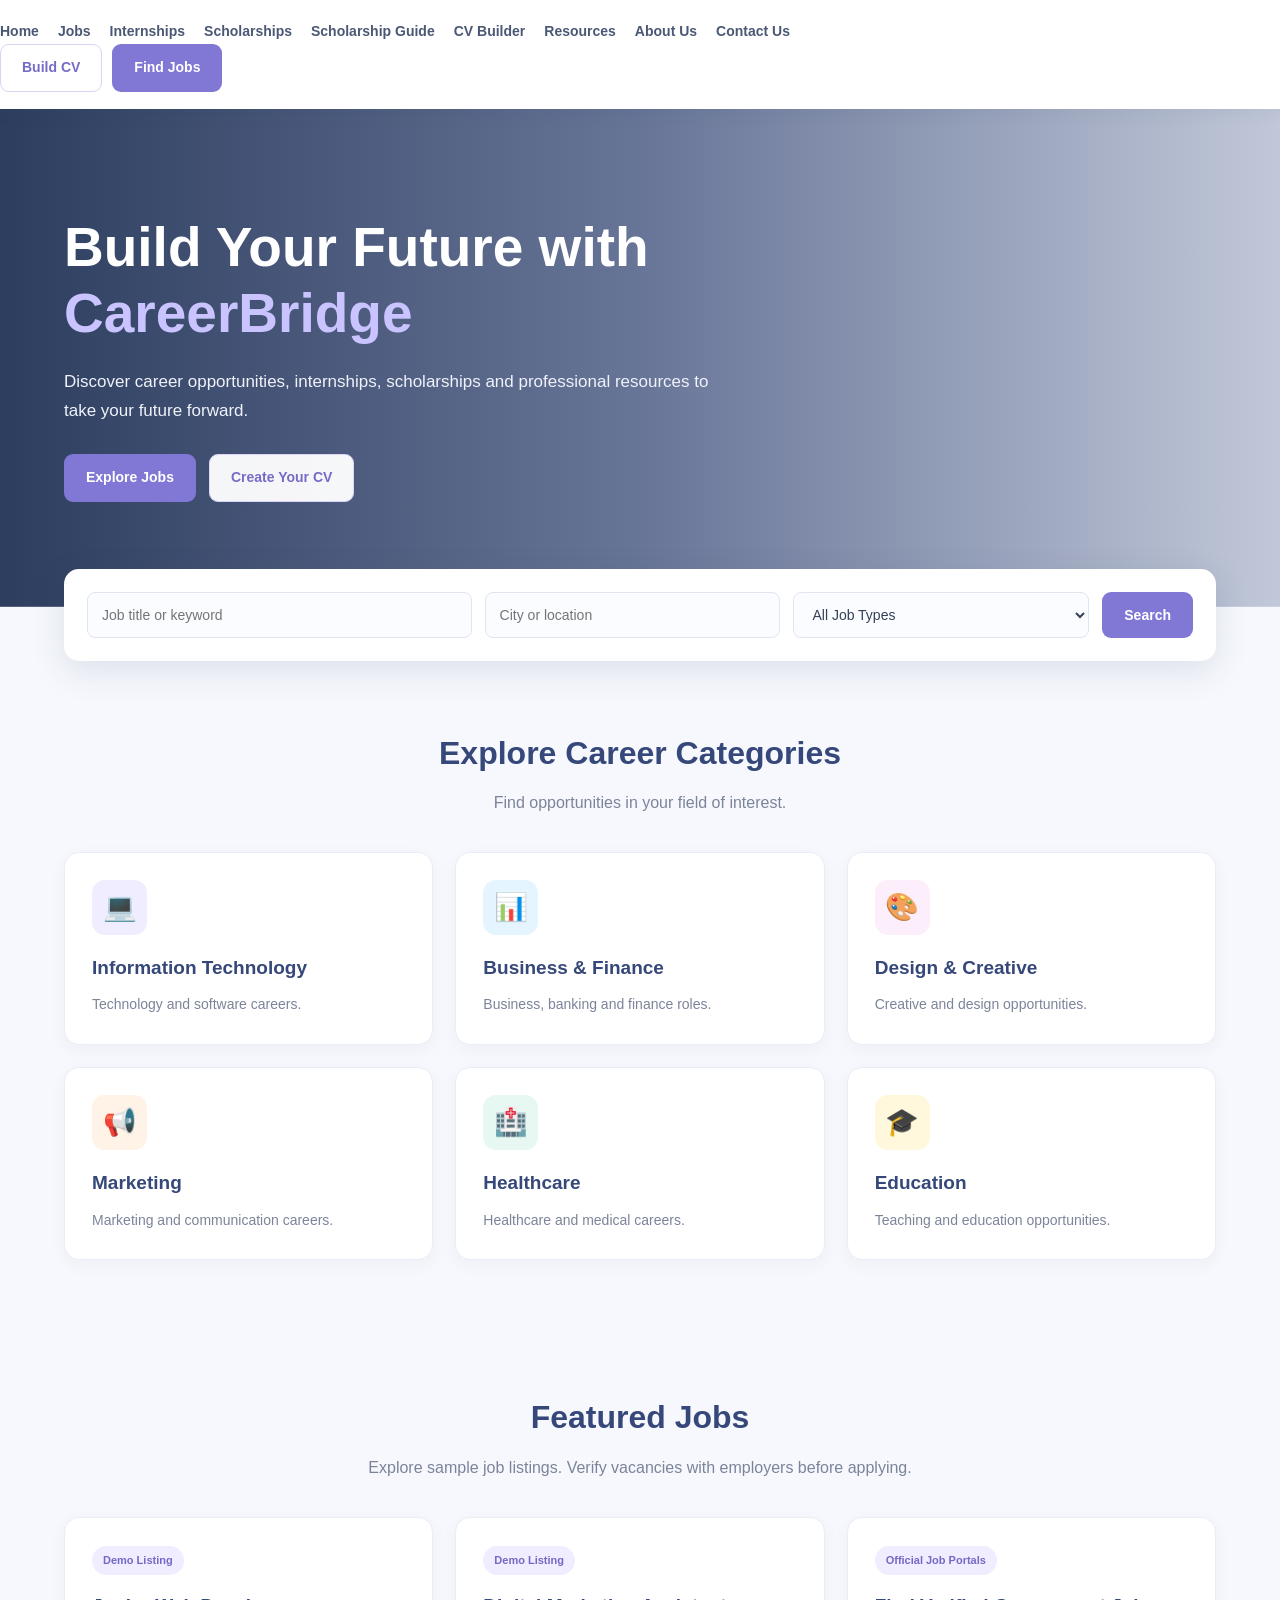
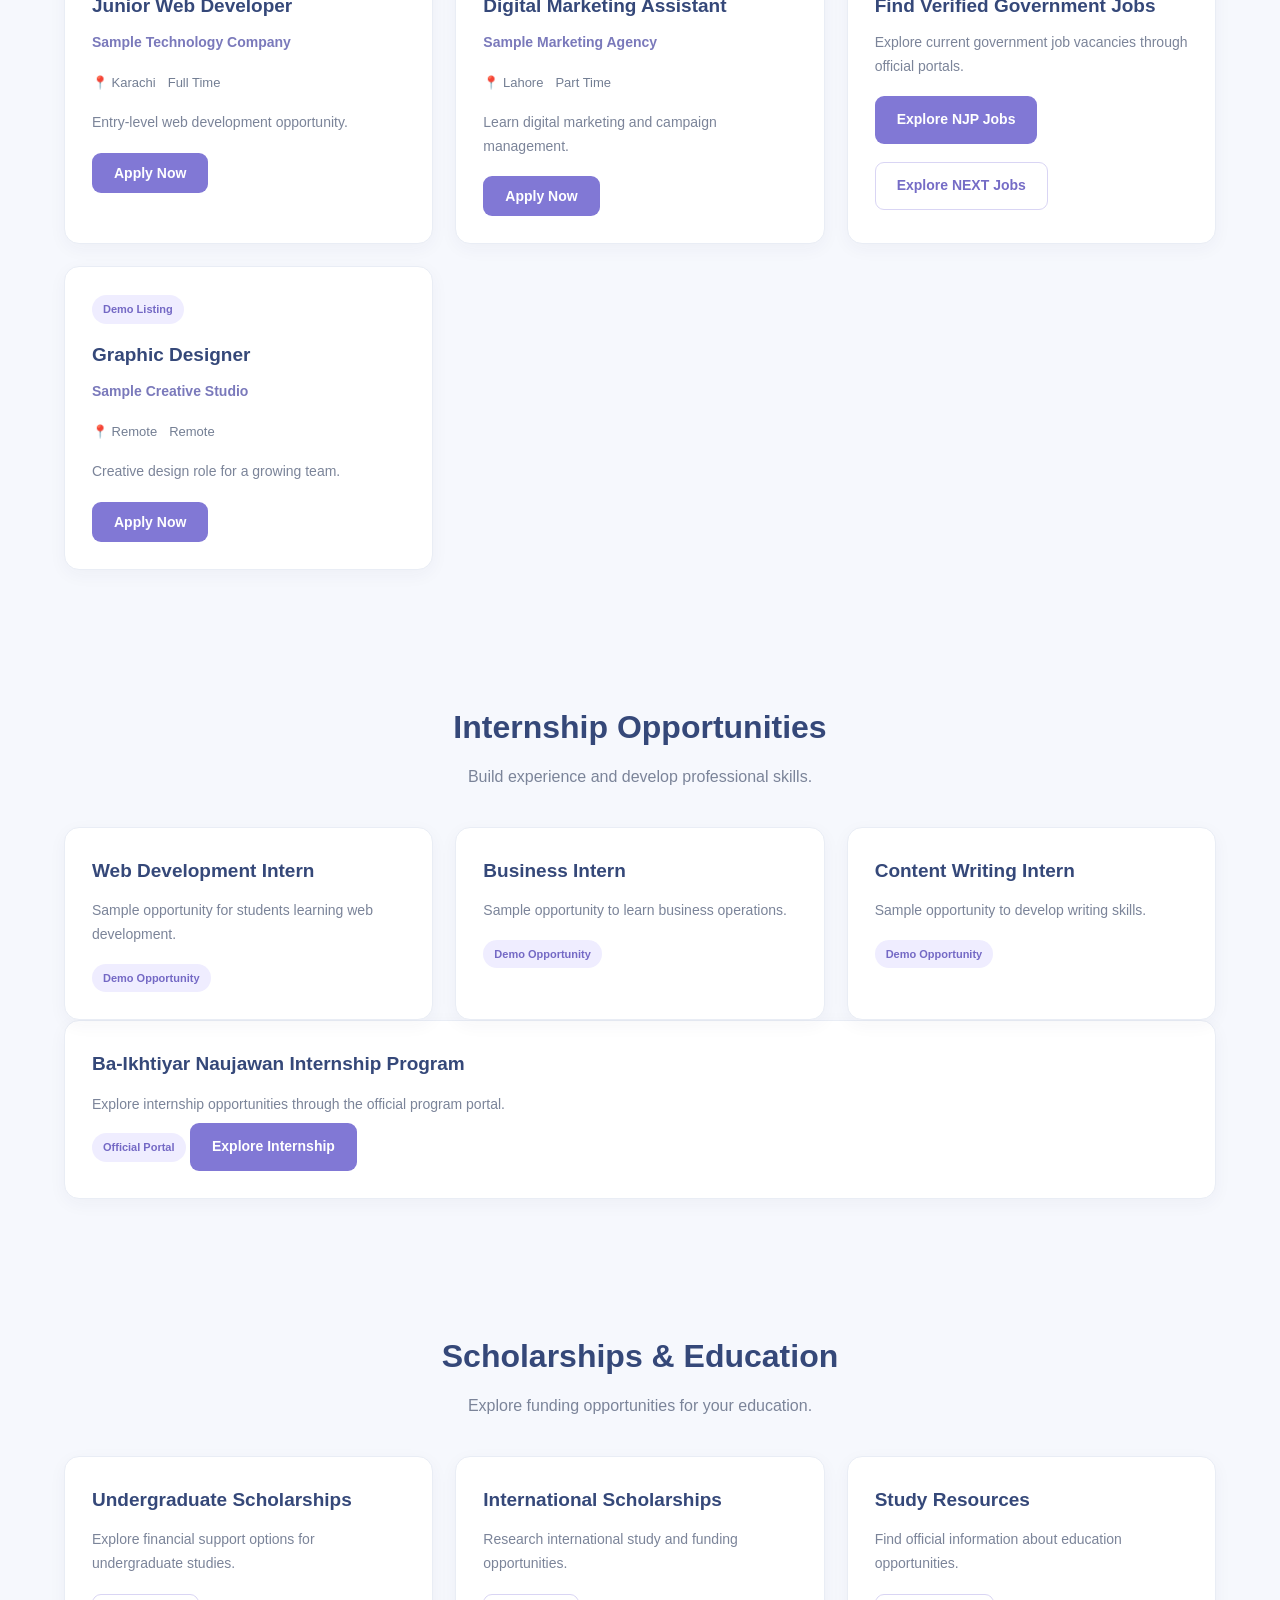
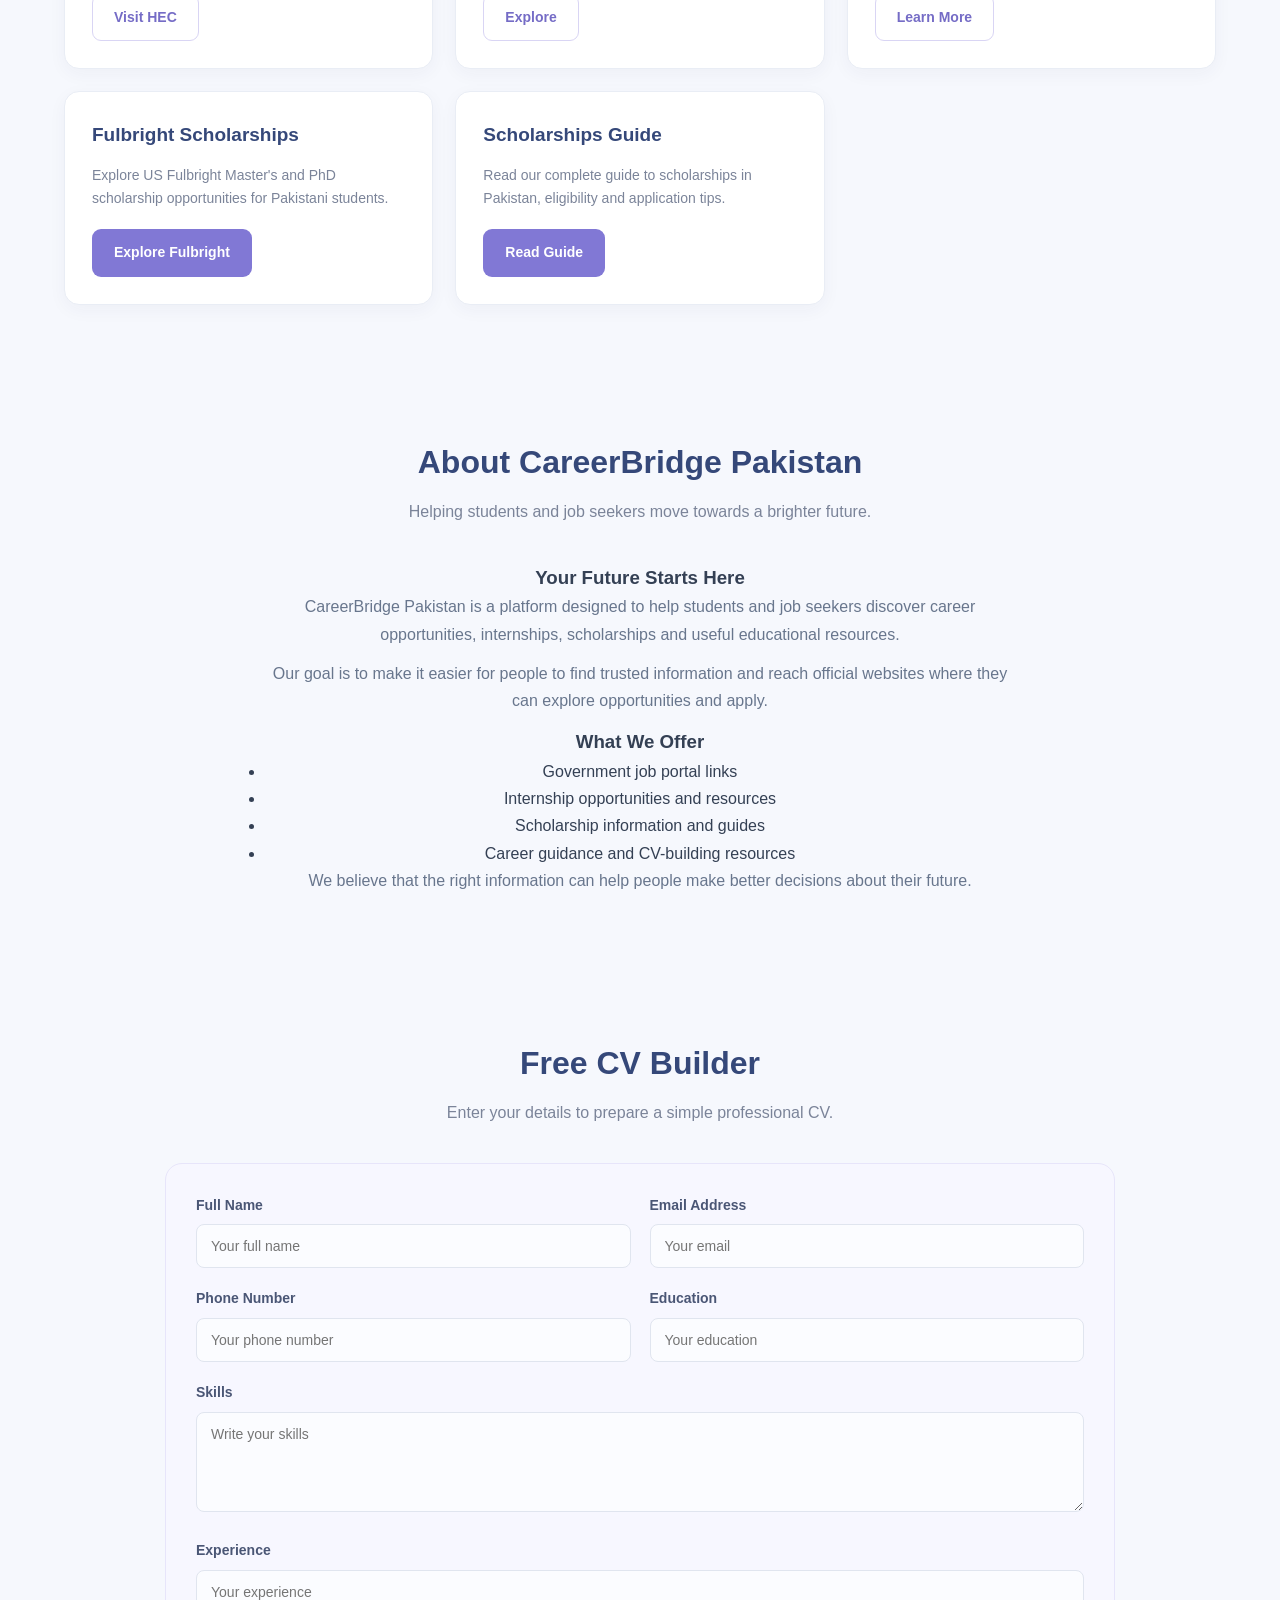
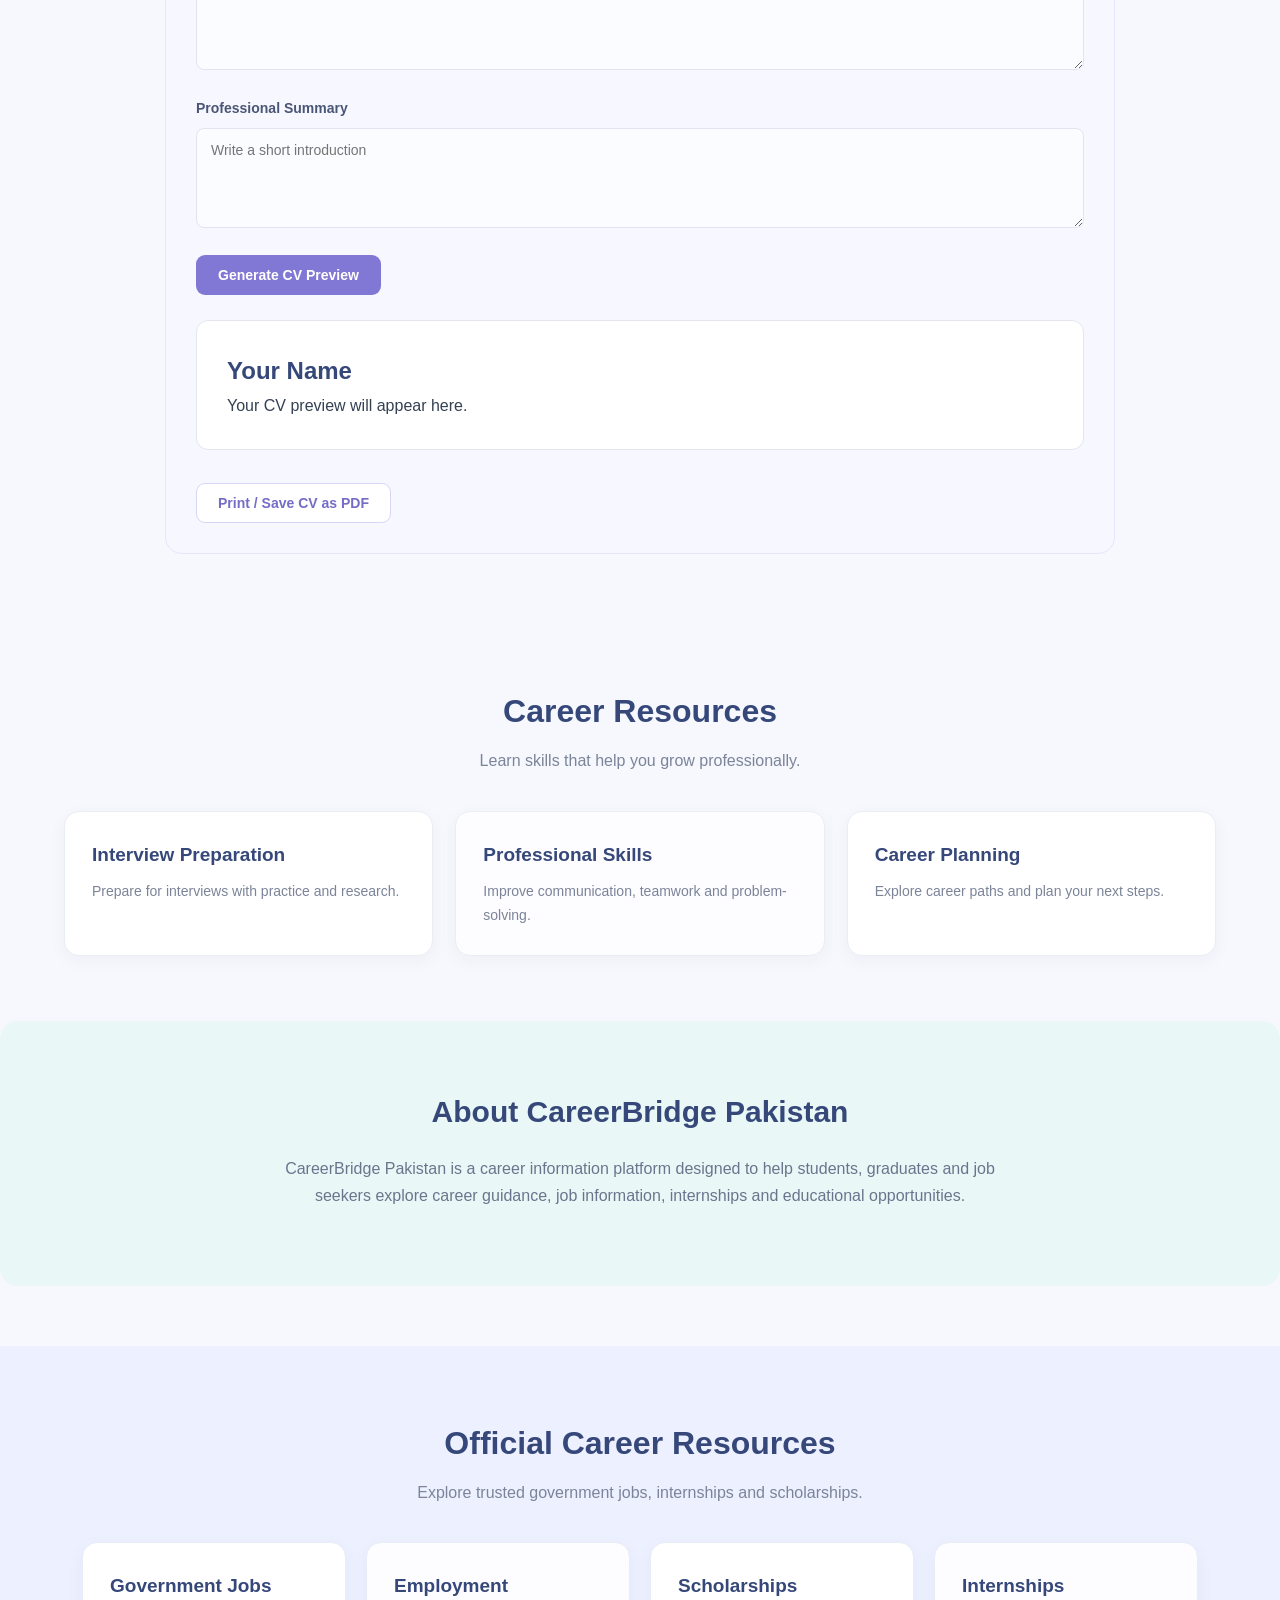
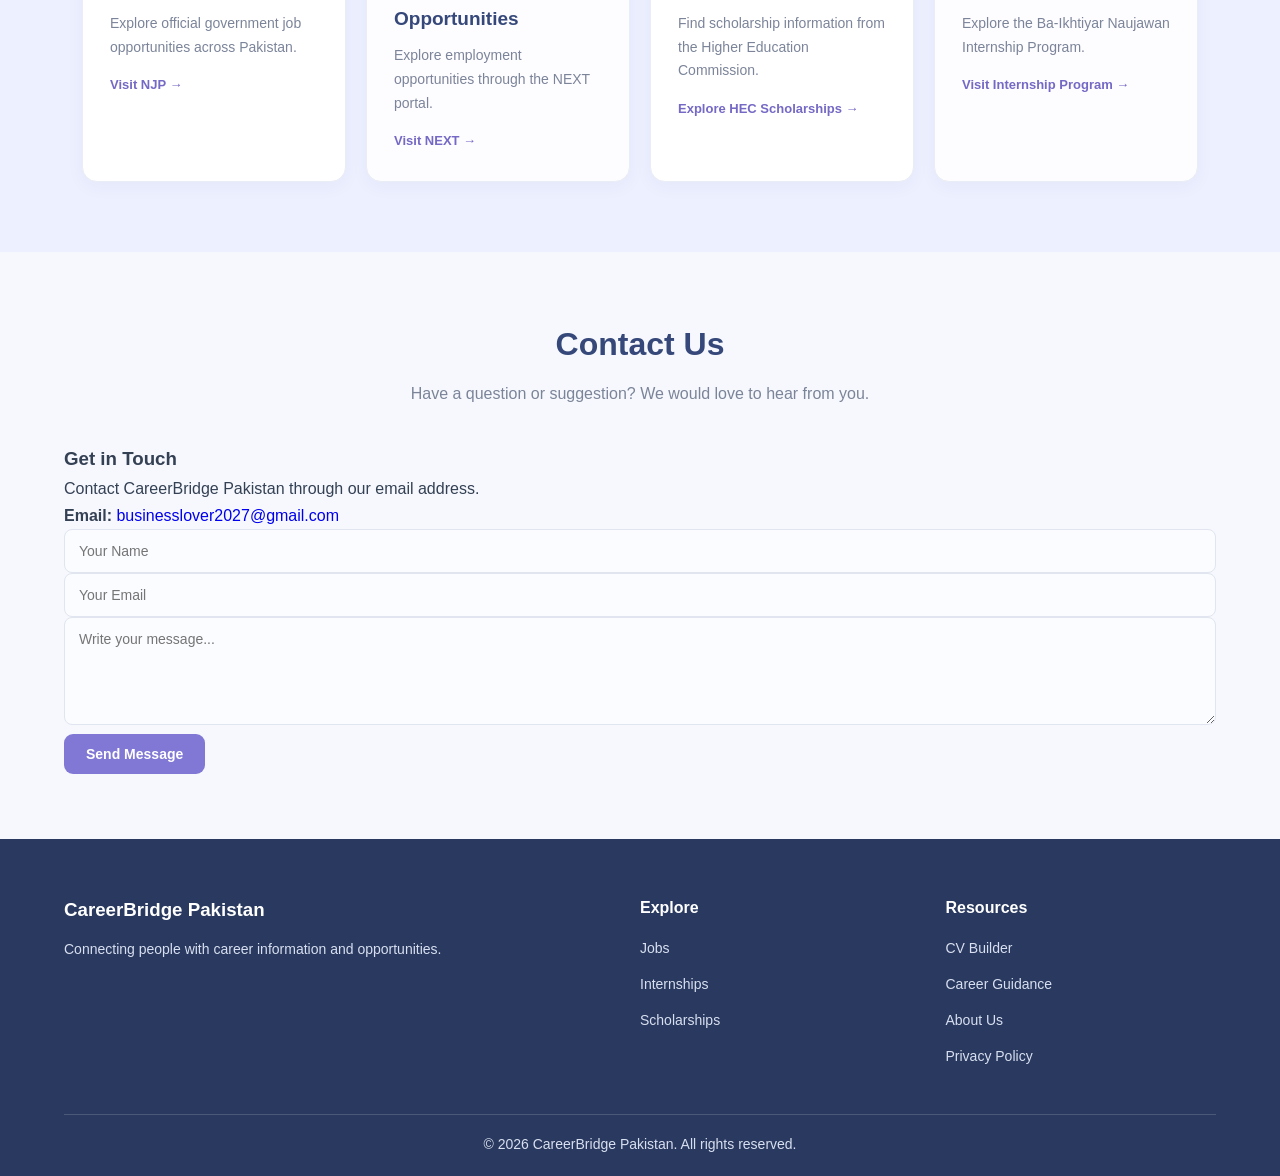
<file: index.html>
<!DOCTYPE html>
<html lang="en">
<head>
    <meta charset="UTF-8">
    <meta name="viewport" content="width=device-width, initial-scale=1.0">
    <meta name="description" content="CareerBridge Pakistan helps students and job seekers discover jobs, internships, scholarships and career resources.">
    <title>CareerBridge Pakistan | Build Your Future</title>
    <link rel="stylesheet" href="style.css">
</head>
<body>

    <!-- NAVBAR -->
    <header class="navbar">
      
<ul class="nav-links">
    <li><a href="#home">Home</a></li>
    <li><a href="#jobs">Jobs</a></li>
    <li><a href="#internships">Internships</a></li>
    <li><a href="#scholarships">Scholarships</a></li>
    <li><a href="scholarships-guide.html">Scholarship Guide</a></li>
    <li><a href="#cv">CV Builder</a></li>
    <li><a href="#resources">Resources</a></li>
    <li><a href="#about">About Us</a></li>
    <li><a href="#contact">Contact Us</a></li>
</ul>


            <div class="nav-buttons">
                <a href="#cv" class="btn btn-outline">Build CV</a>
                <a href="#jobs" class="btn btn-primary">Find Jobs</a>
            </div>
        </div>
    </header>

    <main>
        <!-- HERO -->
        <section class="hero" id="home">
            <div class="container">
                <h1>Build Your Future with <span>CareerBridge</span></h1>
                <p>
                    Discover career opportunities, internships, scholarships
                    and professional resources to take your future forward.
                </p>
                <div class="hero-buttons">
                    <a href="#jobs" class="btn btn-primary">Explore Jobs</a>
                    <a href="#cv" class="btn btn-outline">Create Your CV</a>
                </div>
            </div>
        </section>

        <!-- SEARCH -->
        <section class="search-section">
            <div class="container">
                <form class="search-box" id="jobSearchForm">
                    <input type="text" id="jobSearch" placeholder="Job title or keyword">
                    <input type="text" id="locationSearch" placeholder="City or location">
                    <select id="jobType">
                        <option value="">All Job Types</option>
                        <option value="Full Time">Full Time</option>
                        <option value="Part Time">Part Time</option>
                        <option value="Remote">Remote</option>
                        <option value="Internship">Internship</option>
                    </select>
                    <button type="submit" class="btn btn-primary">Search</button>
                </form>
            </div>
        </section>

        <!-- CATEGORIES -->
        <section class="section" id="categories">
            <div class="container">
                <div class="section-title">
                    <h2>Explore Career Categories</h2>
                    <p>Find opportunities in your field of interest.</p>
                </div>
                <div class="category-grid">
                    <div class="card category-card">
                        <div class="card-icon">💻</div>
                        <h3>Information Technology</h3>
                        <p>Technology and software careers.</p>
                    </div>
                    <div class="card category-card">
                        <div class="card-icon">📊</div>
                        <h3>Business &amp; Finance</h3>
                        <p>Business, banking and finance roles.</p>
                    </div>
                    <div class="card category-card">
                        <div class="card-icon">🎨</div>
                        <h3>Design &amp; Creative</h3>
                        <p>Creative and design opportunities.</p>
                    </div>
                    <div class="card category-card">
                        <div class="card-icon">📢</div>
                        <h3>Marketing</h3>
                        <p>Marketing and communication careers.</p>
                    </div>
                    <div class="card category-card">
                        <div class="card-icon">🏥</div>
                        <h3>Healthcare</h3>
                        <p>Healthcare and medical careers.</p>
                    </div>
                    <div class="card category-card">
                        <div class="card-icon">🎓</div>
                        <h3>Education</h3>
                        <p>Teaching and education opportunities.</p>
                    </div>
                </div>
            </div>
        </section>

        <!-- JOBS -->
        <section class="section" id="jobs">
            <div class="container">
                <div class="section-title">
                    <h2>Featured Jobs</h2>
                    <p>Explore sample job listings. Verify vacancies with employers before applying.</p>
                </div>
                <div class="jobs-grid" id="jobsGrid">
                    <article class="job-card">
                        <span class="job-tag">Demo Listing</span>
                        <h3>Junior Web Developer</h3>
                        <p class="job-company">Sample Technology Company</p>
                        <div class="job-details">
                            <span>📍 Karachi</span>
                            <span>Full Time</span>
                        </div>
                        <p>Entry-level web development opportunity.</p>
                        <button class="btn btn-primary apply-btn" type="button" data-job="Junior Web Developer">Apply Now</button>
                    </article>

                    <article class="job-card">
                        <span class="job-tag">Demo Listing</span>
                        <h3>Digital Marketing Assistant</h3>
                        <p class="job-company">Sample Marketing Agency</p>
                        <div class="job-details">
                            <span>📍 Lahore</span>
                            <span>Part Time</span>
                        </div>
                        <p>Learn digital marketing and campaign management.</p>
                        <button class="btn btn-primary apply-btn" type="button" data-job="Digital Marketing Assistant">Apply Now</button>
                    </article>
<article class="job-card">
    <span class="job-tag">Official Job Portals</span>
    <h3>Find Verified Government Jobs</h3>
    <p>Explore current government job vacancies through official portals.</p>
    <a href="https://njp.gov.pk/" target="_blank" rel="noopener noreferrer" class="btn btn-primary">Explore NJP Jobs</a>
    <a href="https://jobs.gov.pk/" target="_blank" rel="noopener noreferrer" class="btn btn-outline">Explore NEXT Jobs</a>
</article>
                    <article class="job-card">
                        <span class="job-tag">Demo Listing</span>
                        <h3>Graphic Designer</h3>
                        <p class="job-company">Sample Creative Studio</p>
                        <div class="job-details">
                            <span>📍 Remote</span>
                            <span>Remote</span>
                        </div>
                        <p>Creative design role for a growing team.</p>
                        <button class="btn btn-primary apply-btn" type="button" data-job="Graphic Designer">Apply Now</button>
                    </article>
                </div>
            </div>
        </section>

        <!-- INTERNSHIPS -->
        <section class="section" id="internships">
            <div class="container">
                <div class="section-title">
                    <h2>Internship Opportunities</h2>
                    <p>Build experience and develop professional skills.</p>
                </div>
                <div class="internship-grid">
                    <article class="internship-card">
                        <h3>Web Development Intern</h3>
                        <p>Sample opportunity for students learning web development.</p>
                        <span class="job-tag">Demo Opportunity</span>
                    </article>
                    <article class="internship-card">
                        <h3>Business Intern</h3>
                        <p>Sample opportunity to learn business operations.</p>
                        <span class="job-tag">Demo Opportunity</span>
                    </article>
                    <article class="internship-card">
                        <h3>Content Writing Intern</h3>
                        <p>Sample opportunity to develop writing skills.</p>
                        <span class="job-tag">Demo Opportunity</span>
                    </article>
                </div>
                <article class="internship-card">
    <h3>Ba-Ikhtiyar Naujawan Internship Program</h3>
    <p>Explore internship opportunities through the official program portal.</p>
    <span class="job-tag">Official Portal</span>
    <a href="https://bnip.gov.pk/" target="_blank" rel="noopener noreferrer" class="btn btn-primary">Explore Internship</a>
</article>
            </div>
        </section>

        <!-- SCHOLARSHIPS -->
        <section class="section" id="scholarships">
            <div class="container">
                <div class="section-title">
                    <h2>Scholarships &amp; Education</h2>
                    <p>Explore funding opportunities for your education.</p>
                </div>
                <div class="scholarship-grid">
                    <article class="scholarship-card">
                        <h3>Undergraduate Scholarships</h3>
                        <p>Explore financial support options for undergraduate studies.</p>
                        <a href="https://www.hec.gov.pk/english/scholarships/Pages/default.aspx" target="_blank" rel="noopener noreferrer" class="btn btn-outline">Visit HEC</a>
                    </article>
                    <article class="scholarship-card">
                        <h3>International Scholarships</h3>
                        <p>Research international study and funding opportunities.</p>
                        <a href="https://www.studyinjapan.go.jp/" target="_blank" rel="noopener noreferrer" class="btn btn-outline">Explore</a>
                    </article>
                    <article class="scholarship-card">
                        <h3>Study Resources</h3>
                        <p>Find official information about education opportunities.</p>
                        <a href="https://www.britishcouncil.pk/" target="_blank" rel="noopener noreferrer" class="btn btn-outline">Learn More</a>
                    </article>
                    <article class="scholarship-card">
    <h3>Fulbright Scholarships</h3>
    <p>Explore US Fulbright Master's and PhD scholarship opportunities for Pakistani students.</p>
    <a href="https://usefp.org/" target="_blank" rel="noopener noreferrer" class="btn btn-primary">Explore Fulbright</a>
</article>

<article class="scholarship-card">
    <h3>Scholarships Guide</h3>
    <p>Read our complete guide to scholarships in Pakistan, eligibility and application tips.</p>
    <a href="scholarships-guide.html" class="btn btn-primary">Read Guide</a>
</article>

                </div>
            </div>
        </section>

<!-- ABOUT US SECTION -->
<section class="section" id="about">
    <div class="container">
        <div class="section-title">
            <h2>About CareerBridge Pakistan</h2>
            <p>Helping students and job seekers move towards a brighter future.</p>
        </div>

        <div class="about-content">
            <h3>Your Future Starts Here</h3>
            <p>
                CareerBridge Pakistan is a platform designed to help
                students and job seekers discover career opportunities,
                internships, scholarships and useful educational resources.
            </p>

            <p>
                Our goal is to make it easier for people to find trusted
                information and reach official websites where they can
                explore opportunities and apply.
            </p>

            <h3>What We Offer</h3>
            <ul>
                <li>Government job portal links</li>
                <li>Internship opportunities and resources</li>
                <li>Scholarship information and guides</li>
                <li>Career guidance and CV-building resources</li>
            </ul>

            <p>
                We believe that the right information can help people
                make better decisions about their future.
            </p>
        </div>
    </div>
</section>


        <!-- CV BUILDER -->
        <section class="section" id="cv">
            <div class="container">
                <div class="section-title">
                    <h2>Free CV Builder</h2>
                    <p>Enter your details to prepare a simple professional CV.</p>
                </div>
                <div class="cv-builder">
                    <form id="cvForm" class="cv-form">
                        <div class="form-group">
                            <label for="cvName">Full Name</label>
                            <input type="text" id="cvName" placeholder="Your full name">
                        </div>
                        <div class="form-group">
                            <label for="cvEmail">Email Address</label>
                            <input type="email" id="cvEmail" placeholder="Your email">
                        </div>
                        <div class="form-group">
                            <label for="cvPhone">Phone Number</label>
                            <input type="tel" id="cvPhone" placeholder="Your phone number">
                        </div>
                        <div class="form-group">
                            <label for="cvEducation">Education</label>
                            <input type="text" id="cvEducation" placeholder="Your education">
                        </div>
                        <div class="form-group full-width">
                            <label for="cvSkills">Skills</label>
                            <textarea id="cvSkills" placeholder="Write your skills"></textarea>
                        </div>
                        <div class="form-group full-width">
                            <label for="cvExperience">Experience</label>
                            <textarea id="cvExperience" placeholder="Your experience"></textarea>
                        </div>
                        <div class="form-group full-width">
                            <label for="cvSummary">Professional Summary</label>
                            <textarea id="cvSummary" placeholder="Write a short introduction"></textarea>
                        </div>
                        <div class="form-group full-width">
                            <button type="submit" class="btn btn-primary">Generate CV Preview</button>
                        </div>
                    </form>

                    <div class="cv-preview" id="cvPreview">
                        <h2>Your Name</h2>
                        <p>Your CV preview will appear here.</p>
                    </div>
                    <button type="button" class="btn btn-outline" id="printCV">Print / Save CV as PDF</button>
                </div>
            </div>
        </section>

        <!-- CAREER RESOURCES -->
        <section class="section" id="resources">
            <div class="container">
                <div class="section-title">
                    <h2>Career Resources</h2>
                    <p>Learn skills that help you grow professionally.</p>
                </div>
                <div class="resource-grid">
                    <article class="resource-card">
                        <h3>Interview Preparation</h3>
                        <p>Prepare for interviews with practice and research.</p>
                    </article>
                    <article class="resource-card">
                        <h3>Professional Skills</h3>
                        <p>Improve communication, teamwork and problem-solving.</p>
                    </article>
                    <article class="resource-card">
                        <h3>Career Planning</h3>
                        <p>Explore career paths and plan your next steps.</p>
                    </article>
                </div>
            </div>
        </section>

        <!-- ABOUT -->
        <section class="section about-section" id="about">
            <div class="container">
                <div class="about-content">
                    <h2>About CareerBridge Pakistan</h2>
                    <p>
                        CareerBridge Pakistan is a career information platform
                        designed to help students, graduates and job seekers
                        explore career guidance, job information, internships
                        and educational opportunities.
                    </p>
                </div>
            </div>
        </section>

        <!-- OFFICIAL CAREER RESOURCES -->
        <section class="section official-resources" id="official-resources">
            <div class="container">
                <div class="section-title">
                    <h2>Official Career Resources</h2>
                    <p>Explore trusted government jobs, internships and scholarships.</p>
                </div>
                <div class="resources-grid">
                    <article class="resource-card">
                        <h3>Government Jobs</h3>
                        <p>Explore official government job opportunities across Pakistan.</p>
                        <a href="https://njp.gov.pk/" target="_blank" rel="noopener noreferrer">Visit NJP →</a>
                    </article>
                    <article class="resource-card">
                        <h3>Employment Opportunities</h3>
                        <p>Explore employment opportunities through the NEXT portal.</p>
                        <a href="https://jobs.gov.pk/" target="_blank" rel="noopener noreferrer">Visit NEXT →</a>
                    </article>
                    <article class="resource-card">
                        <h3>Scholarships</h3>
                        <p>Find scholarship information from the Higher Education Commission.</p>
                        <a href="https://www.hec.gov.pk/english/scholarships/Pages/default.aspx" target="_blank" rel="noopener noreferrer">Explore HEC Scholarships →</a>
                    </article>
                    <article class="resource-card">
                        <h3>Internships</h3>
                        <p>Explore the Ba-Ikhtiyar Naujawan Internship Program.</p>
                        <a href="https://bnip.gov.pk/" target="_blank" rel="noopener noreferrer">Visit Internship Program →</a>
                    </article>
                </div>
            </div>
        </section>
    </main>

    <!-- APPLICATION MODAL -->
    <div class="modal" id="applicationModal">
        <div class="modal-content">
            <button class="modal-close" id="closeModal" type="button" aria-label="Close">&times;</button>
            <h2>Job Application</h2>
            <p id="selectedJob">Selected position</p>
            <form id="applicationForm">
                <div class="form-group">
                    <label for="applicantName">Your Name</label>
                    <input type="text" id="applicantName" required>
                </div>
                <div class="form-group">
                    <label for="applicantEmail">Email Address</label>
                    <input type="email" id="applicantEmail" required>
                </div>
                <button type="submit" class="btn btn-primary">Submit Demo Application</button>
            </form>
            <p id="applicationMessage"></p>
        </div>
    </div>

<!-- CONTACT US SECTION -->
<section class="section" id="contact">
    <div class="container">
        <div class="section-title">
            <h2>Contact Us</h2>
            <p>Have a question or suggestion? We would love to hear from you.</p>
        </div>

        <div class="contact-box">
            <h3>Get in Touch</h3>
            <p>Contact CareerBridge Pakistan through our email address.</p>

            <p>
                <strong>Email:</strong>
                <a href="mailto:businesslover2027@gmail.com">
                    businesslover2027@gmail.com
                </a>
            </p>

            <form id="contactForm">
                <input type="text" id="contactName"
                    placeholder="Your Name" required>

                <input type="email" id="contactEmail"
                    placeholder="Your Email" required>

                <textarea id="contactMessage"
                    placeholder="Write your message..." rows="5"
                    required></textarea>

                <button type="submit" class="btn btn-primary">
                    Send Message
                </button>
            </form>
        </div>
    </div>
</section>

<script>
document.getElementById("contactForm").addEventListener("submit", function(event) {
    event.preventDefault();

    const name = document.getElementById("contactName").value;
    const email = document.getElementById("contactEmail").value;
    const message = document.getElementById("contactMessage").value;

    const subject = encodeURIComponent("CareerBridge Pakistan Contact");
    const body = encodeURIComponent(
        "Name: " + name +
        "\nEmail: " + email +
        "\nMessage: " + message
    );

    window.location.href =
        "mailto:businesslover2027@gmail.com?subject=" +
        subject + "&body=" + body;
});
</script>

    <!-- FOOTER -->
    <footer class="footer">
        <div class="container">
            <div class="footer-grid">
                <div>
                    <h3>CareerBridge Pakistan</h3>
                    <p>Connecting people with career information and opportunities.</p>
                </div>
                <div>
                    <h4>Explore</h4>
                    <ul class="footer-links">
                        <li><a href="#jobs">Jobs</a></li>
                        <li><a href="#internships">Internships</a></li>
                        <li><a href="#scholarships">Scholarships</a></li>
                    </ul>
                </div>
                <div>
                    <h4>Resources</h4>
                    <ul class="footer-links">
                        <li><a href="#cv">CV Builder</a></li>
                        <li><a href="#resources">Career Guidance</a></li>
                        <li><a href="#about">About Us</a></li>
                        <li><a href="privacy-policy.html">Privacy Policy</a></li>
                    </ul>
                </div>
            </div>
            <div class="footer-bottom">
                <p>&copy; 2026 CareerBridge Pakistan. All rights reserved.</p>
            </div>
        </div>
    </footer>
    <script src="script.js"></script>
</body>
</html>
</file>
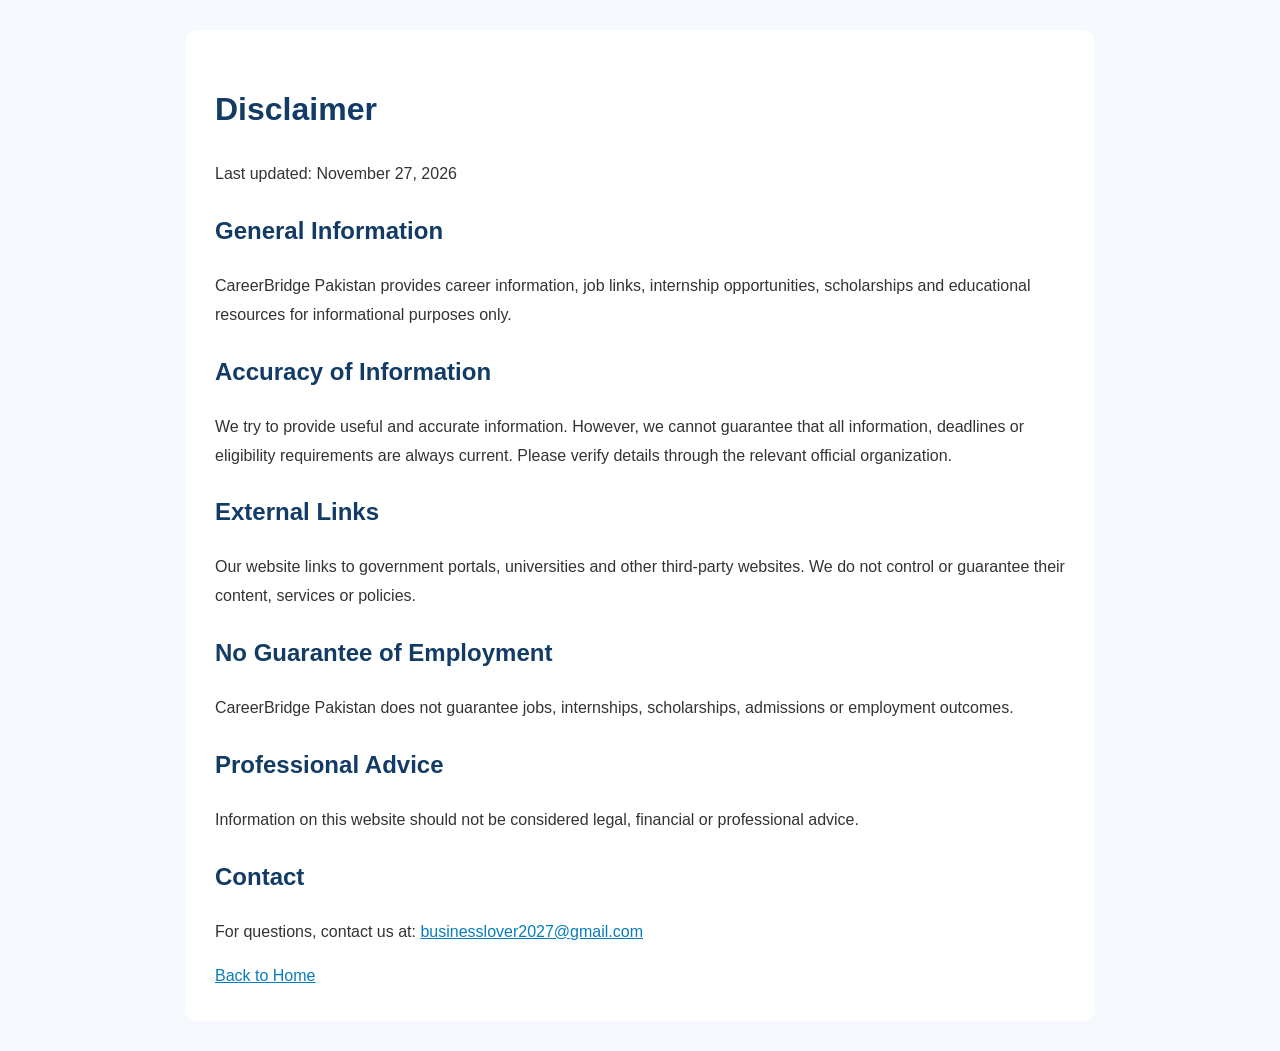
<file: disclaimer.html>
<!DOCTYPE html>
<html lang="en">
<head>
    <meta charset="UTF-8">
    <meta name="viewport" content="width=device-width, initial-scale=1.0">
    <title>Disclaimer | CareerBridge Pakistan</title>
    <style>
        body {
            font-family: Arial, sans-serif;
            background: #f5f8fc;
            color: #333;
            line-height: 1.8;
            margin: 0;
            padding: 30px 15px;
        }
        main {
            max-width: 850px;
            margin: auto;
            background: white;
            padding: 30px;
            border-radius: 12px;
        }
        h1, h2 { color: #123b66; }
        a { color: #087cba; }
    </style>
</head>
<body>
<main>
    <h1>Disclaimer</h1>
    <p>Last updated: November 27, 2026</p>

    <h2>General Information</h2>
    <p>CareerBridge Pakistan provides career information, job links, internship opportunities, scholarships and educational resources for informational purposes only.</p>

    <h2>Accuracy of Information</h2>
    <p>We try to provide useful and accurate information. However, we cannot guarantee that all information, deadlines or eligibility requirements are always current. Please verify details through the relevant official organization.</p>

    <h2>External Links</h2>
    <p>Our website links to government portals, universities and other third-party websites. We do not control or guarantee their content, services or policies.</p>

    <h2>No Guarantee of Employment</h2>
    <p>CareerBridge Pakistan does not guarantee jobs, internships, scholarships, admissions or employment outcomes.</p>

    <h2>Professional Advice</h2>
    <p>Information on this website should not be considered legal, financial or professional advice.</p>

    <h2>Contact</h2>
    <p>For questions, contact us at:
    <a href="mailto:businesslover2027@gmail.com">businesslover2027@gmail.com</a></p>

    <a href="index.html">Back to Home</a>
</main>
</body>
</html>
</file>
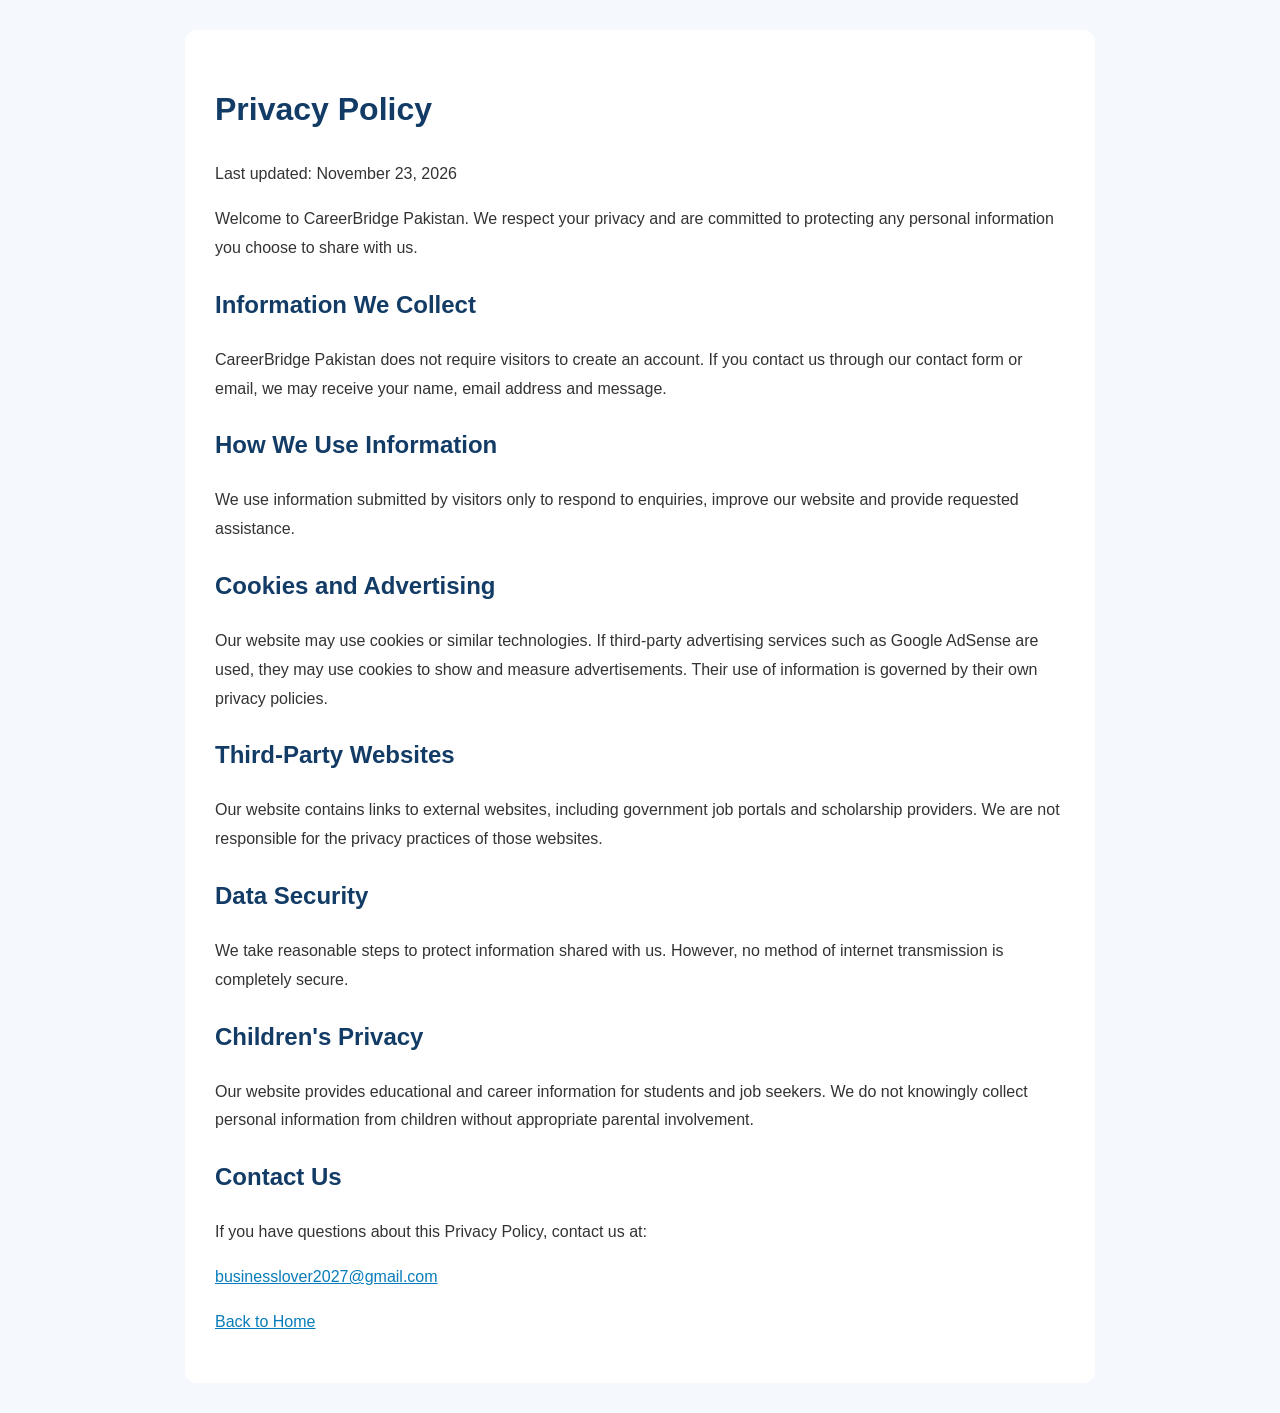
<file: privacy-policy.html>
<!DOCTYPE html>
<html lang="en">
<head>
    <meta charset="UTF-8">
    <meta name="viewport" content="width=device-width, initial-scale=1.0">
    <title>Privacy Policy | CareerBridge Pakistan</title>
    <meta name="description" content="Read the Privacy Policy of CareerBridge Pakistan.">
    <style>
        body {
            font-family: Arial, sans-serif;
            background: #f5f8fc;
            color: #333;
            line-height: 1.8;
            margin: 0;
            padding: 30px 15px;
        }
        .container {
            max-width: 850px;
            margin: auto;
            background: white;
            padding: 30px;
            border-radius: 12px;
        }
        h1, h2 { color: #123b66; }
        a { color: #087cba; }
    </style>
</head>
<body>
    <main class="container">
        <h1>Privacy Policy</h1>
        <p>Last updated: November 23, 2026</p>

        <p>Welcome to CareerBridge Pakistan. We respect your privacy and are committed to protecting any personal information you choose to share with us.</p>

        <h2>Information We Collect</h2>
        <p>CareerBridge Pakistan does not require visitors to create an account. If you contact us through our contact form or email, we may receive your name, email address and message.</p>

        <h2>How We Use Information</h2>
        <p>We use information submitted by visitors only to respond to enquiries, improve our website and provide requested assistance.</p>

        <h2>Cookies and Advertising</h2>
        <p>Our website may use cookies or similar technologies. If third-party advertising services such as Google AdSense are used, they may use cookies to show and measure advertisements. Their use of information is governed by their own privacy policies.</p>

        <h2>Third-Party Websites</h2>
        <p>Our website contains links to external websites, including government job portals and scholarship providers. We are not responsible for the privacy practices of those websites.</p>

        <h2>Data Security</h2>
        <p>We take reasonable steps to protect information shared with us. However, no method of internet transmission is completely secure.</p>

        <h2>Children's Privacy</h2>
        <p>Our website provides educational and career information for students and job seekers. We do not knowingly collect personal information from children without appropriate parental involvement.</p>

        <h2>Contact Us</h2>
        <p>If you have questions about this Privacy Policy, contact us at:</p>
        <p><a href="mailto:businesslover2027@gmail.com">businesslover2027@gmail.com</a></p>

        <p><a href="index.html">Back to Home</a></p>
    </main>
</body>
</html>
</file>
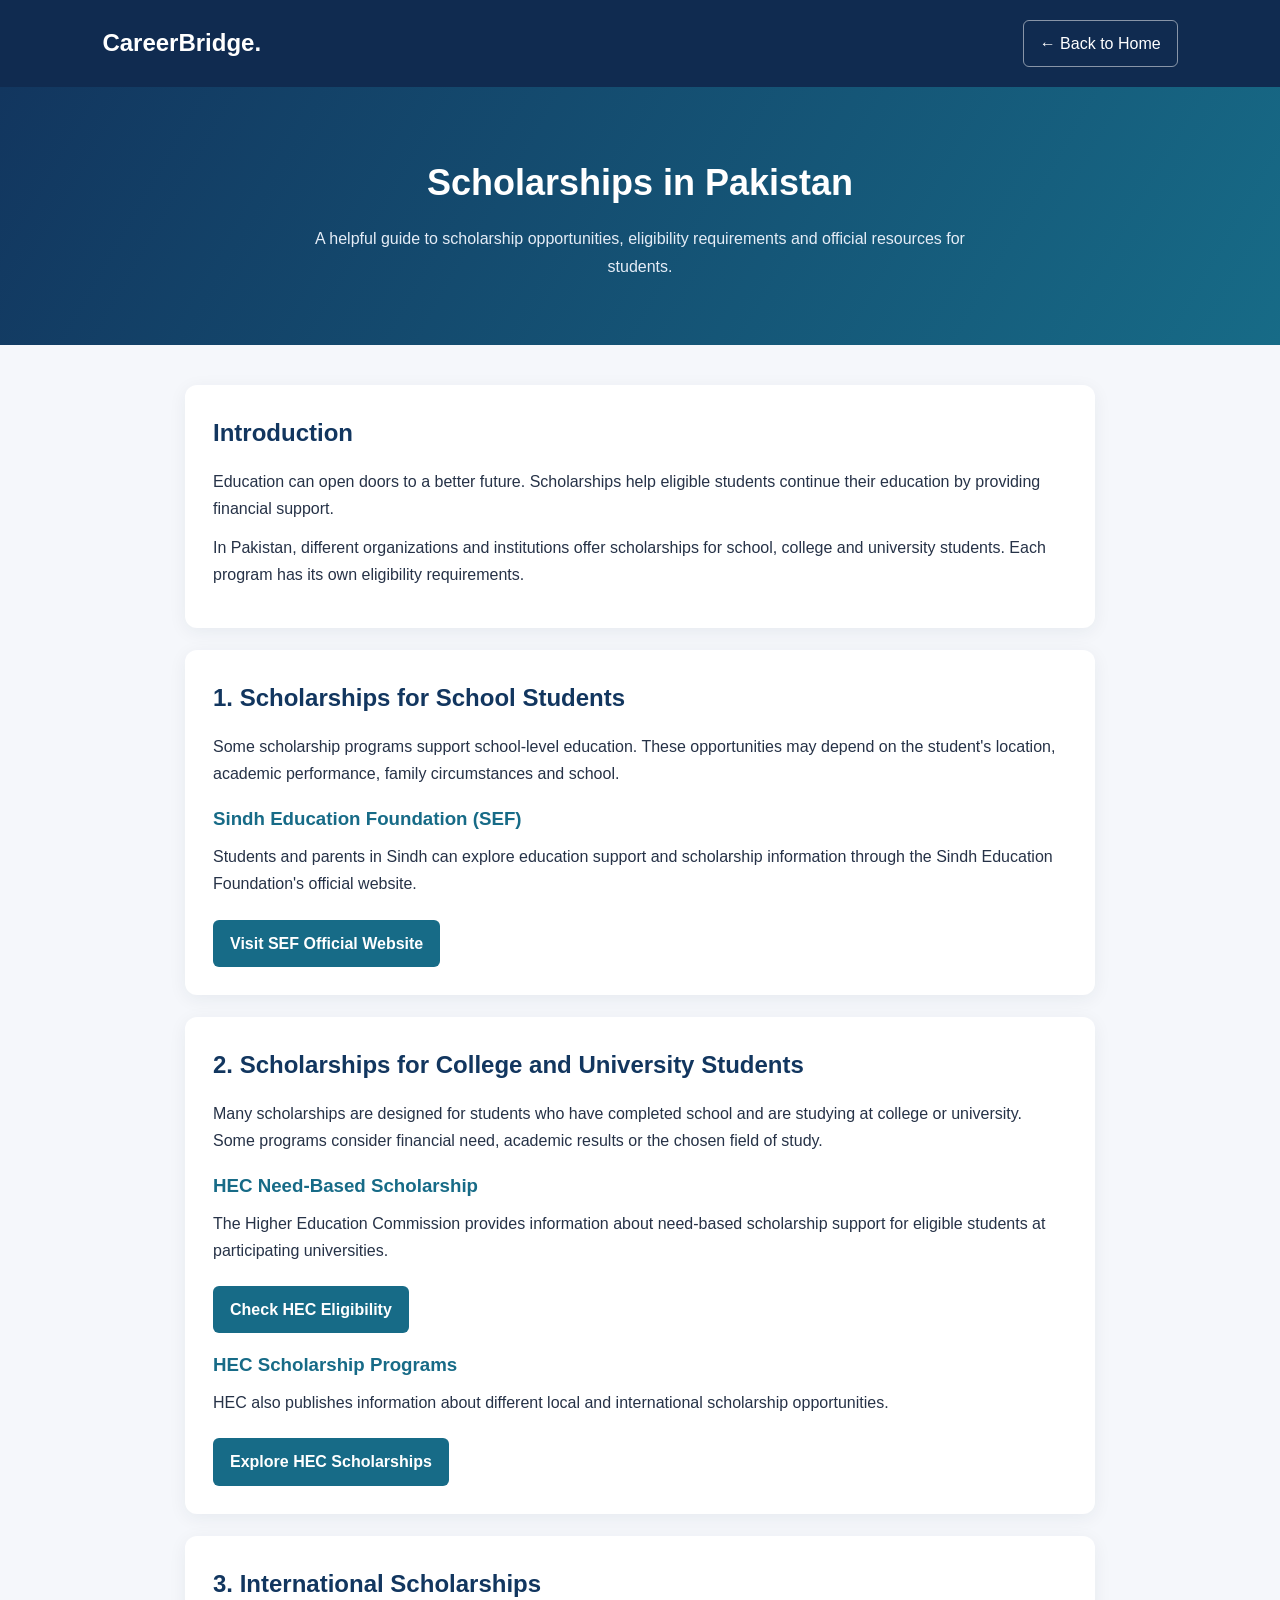
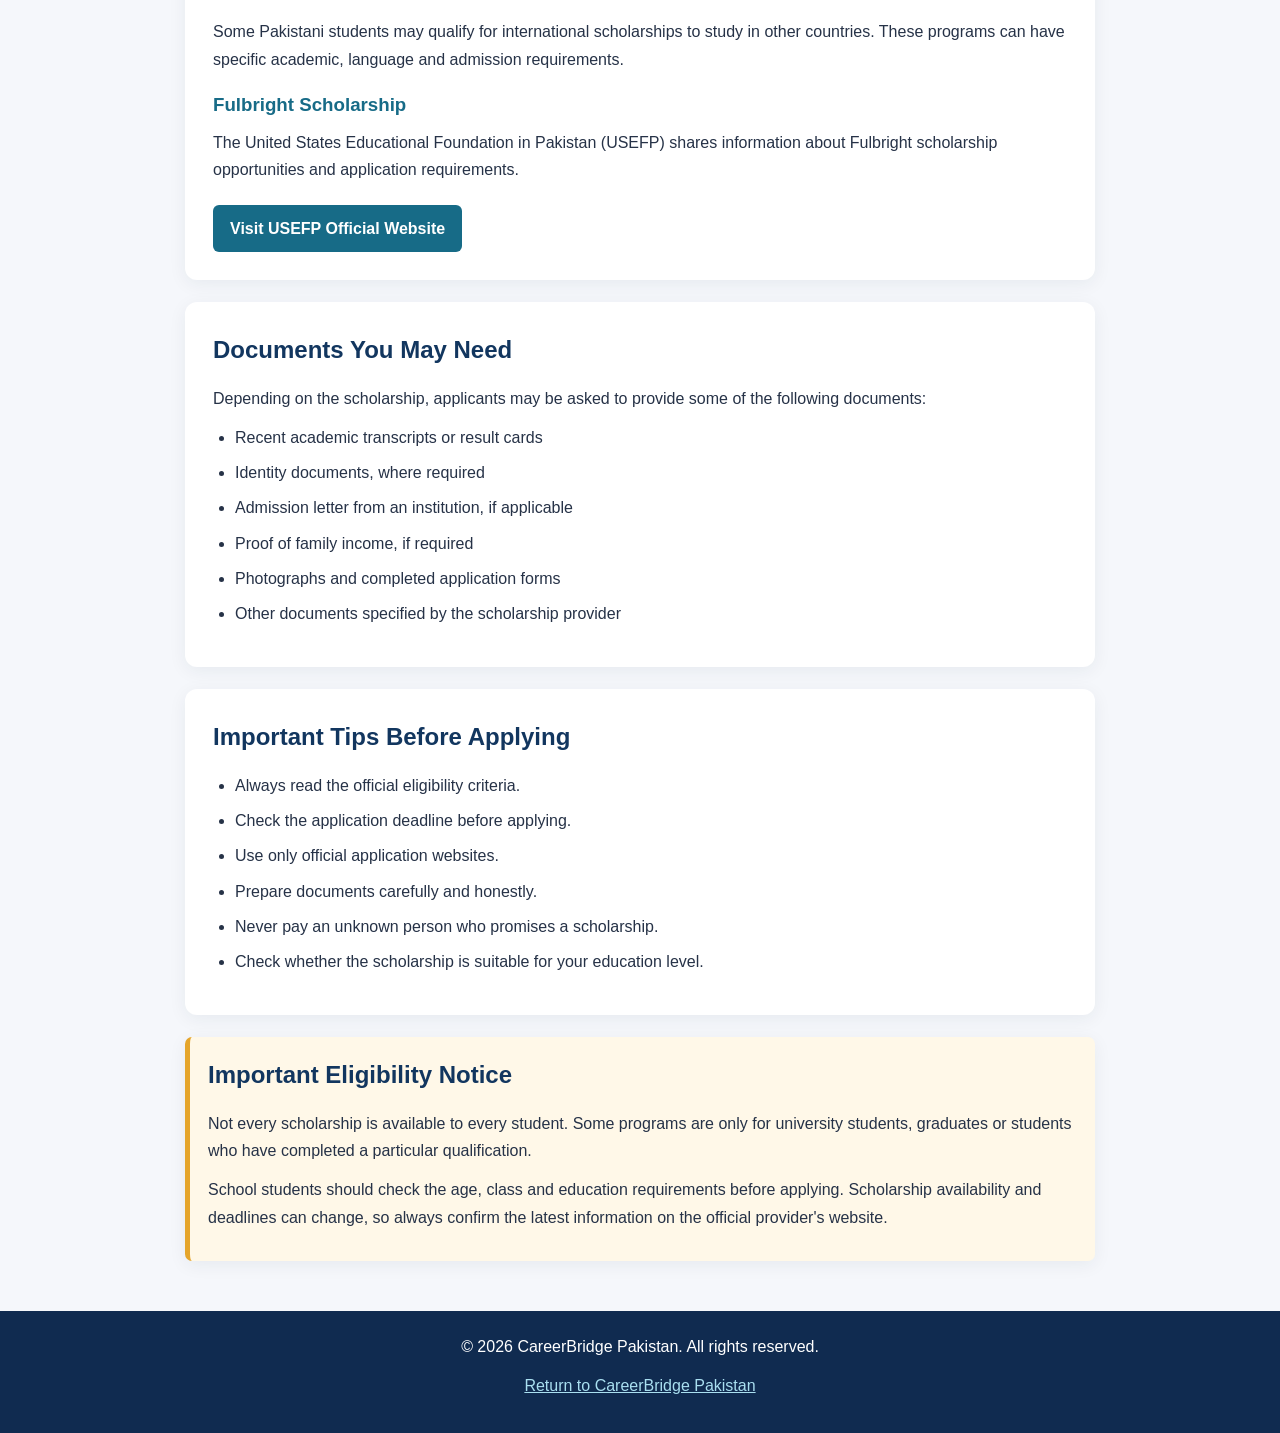
<file: scholarships-guide.html>
<!DOCTYPE html>
<html lang="en">
<head>
    <meta charset="UTF-8">
    <meta name="viewport" content="width=device-width, initial-scale=1.0">
    <meta name="description" content="Explore scholarship opportunities in Pakistan for school students, college students and university students.">
    <title>Scholarships Guide 2026 | CareerBridge Pakistan</title>

    <style>
        * {
            margin: 0;
            padding: 0;
            box-sizing: border-box;
        }

        body {
            font-family: Arial, sans-serif;
            background: #f5f7fb;
            color: #263247;
            line-height: 1.7;
        }

        header {
            background: #102b50;
            padding: 20px 8%;
            display: flex;
            justify-content: space-between;
            align-items: center;
            flex-wrap: wrap;
            gap: 12px;
        }

        .logo {
            color: white;
            font-size: 24px;
            font-weight: bold;
            text-decoration: none;
        }

        header a.back {
            color: white;
            text-decoration: none;
            border: 1px solid #ffffff80;
            padding: 9px 16px;
            border-radius: 6px;
        }

        .hero {
            background: linear-gradient(120deg, #12365f, #176b87);
            color: white;
            padding: 65px 8%;
            text-align: center;
        }

        .hero h1 {
            font-size: 36px;
            margin-bottom: 12px;
        }

        .hero p {
            max-width: 700px;
            margin: auto;
            color: #e5edf7;
        }

        .container {
            max-width: 950px;
            margin: 40px auto;
            padding: 0 20px;
        }

        .content-card {
            background: white;
            padding: 28px;
            margin-bottom: 22px;
            border-radius: 12px;
            box-shadow: 0 4px 18px #152b4510;
        }

        h2 {
            color: #12365f;
            margin-bottom: 14px;
        }

        h3 {
            color: #176b87;
            margin: 16px 0 8px;
        }

        p {
            margin-bottom: 12px;
        }

        ul {
            padding-left: 22px;
            margin: 12px 0;
        }

        li {
            margin-bottom: 8px;
        }

        .scholarship-link {
            display: inline-block;
            margin-top: 10px;
            background: #176b87;
            color: white;
            text-decoration: none;
            padding: 10px 17px;
            border-radius: 6px;
            font-weight: bold;
        }

        .scholarship-link:hover {
            background: #102b50;
        }

        .notice {
            background: #fff8e8;
            border-left: 5px solid #e5a52b;
            padding: 18px;
            border-radius: 7px;
        }

        footer {
            text-align: center;
            background: #102b50;
            color: white;
            padding: 22px;
            margin-top: 50px;
        }

        footer a {
            color: #a9dff0;
        }

        @media (max-width: 600px) {
            .hero h1 {
                font-size: 27px;
            }

            .content-card {
                padding: 20px;
            }
        }
    </style>
</head>

<body>

<header>
    <a class="logo" href="index.html">CareerBridge.</a>
    <a class="back" href="index.html">← Back to Home</a>
</header>

<section class="hero">
    <h1>Scholarships in Pakistan</h1>
    <p>
        A helpful guide to scholarship opportunities, eligibility
        requirements and official resources for students.
    </p>
</section>

<main class="container">

    <section class="content-card">
        <h2>Introduction</h2>
        <p>
            Education can open doors to a better future. Scholarships
            help eligible students continue their education by providing
            financial support.
        </p>
        <p>
            In Pakistan, different organizations and institutions offer
            scholarships for school, college and university students.
            Each program has its own eligibility requirements.
        </p>
    </section>

    <section class="content-card">
        <h2>1. Scholarships for School Students</h2>
        <p>
            Some scholarship programs support school-level education.
            These opportunities may depend on the student's location,
            academic performance, family circumstances and school.
        </p>

        <h3>Sindh Education Foundation (SEF)</h3>
        <p>
            Students and parents in Sindh can explore education support
            and scholarship information through the Sindh Education
            Foundation's official website.
        </p>
        <a class="scholarship-link"
           href="https://www.sef.org.pk/scholarship"
           target="_blank" rel="noopener">
            Visit SEF Official Website
        </a>
    </section>

    <section class="content-card">
        <h2>2. Scholarships for College and University Students</h2>
        <p>
            Many scholarships are designed for students who have
            completed school and are studying at college or university.
            Some programs consider financial need, academic results
            or the chosen field of study.
        </p>

        <h3>HEC Need-Based Scholarship</h3>
        <p>
            The Higher Education Commission provides information about
            need-based scholarship support for eligible students at
            participating universities.
        </p>
        <a class="scholarship-link"
           href="https://www.hec.gov.pk/english/scholarshipsgrants/NBS/Pages/Eligibility-Criteria.aspx"
           target="_blank" rel="noopener">
            Check HEC Eligibility
        </a>

        <h3>HEC Scholarship Programs</h3>
        <p>
            HEC also publishes information about different local and
            international scholarship opportunities.
        </p>
        <a class="scholarship-link"
           href="https://www.hec.gov.pk/english/scholarships/Pages/default.aspx"
           target="_blank" rel="noopener">
            Explore HEC Scholarships
        </a>
    </section>

    <section class="content-card">
        <h2>3. International Scholarships</h2>
        <p>
            Some Pakistani students may qualify for international
            scholarships to study in other countries. These programs
            can have specific academic, language and admission
            requirements.
        </p>

        <h3>Fulbright Scholarship</h3>
        <p>
            The United States Educational Foundation in Pakistan
            (USEFP) shares information about Fulbright scholarship
            opportunities and application requirements.
        </p>
        <a class="scholarship-link"
           href="https://usefp.org/"
           target="_blank" rel="noopener">
            Visit USEFP Official Website
        </a>
    </section>

    <section class="content-card">
        <h2>Documents You May Need</h2>
        <p>
            Depending on the scholarship, applicants may be asked
            to provide some of the following documents:
        </p>
        <ul>
            <li>Recent academic transcripts or result cards</li>
            <li>Identity documents, where required</li>
            <li>Admission letter from an institution, if applicable</li>
            <li>Proof of family income, if required</li>
            <li>Photographs and completed application forms</li>
            <li>Other documents specified by the scholarship provider</li>
        </ul>
    </section>

    <section class="content-card">
        <h2>Important Tips Before Applying</h2>
        <ul>
            <li>Always read the official eligibility criteria.</li>
            <li>Check the application deadline before applying.</li>
            <li>Use only official application websites.</li>
            <li>Prepare documents carefully and honestly.</li>
            <li>Never pay an unknown person who promises a scholarship.</li>
            <li>Check whether the scholarship is suitable for your education level.</li>
        </ul>
    </section>

    <section class="content-card notice">
        <h2>Important Eligibility Notice</h2>
        <p>
            Not every scholarship is available to every student.
            Some programs are only for university students, graduates
            or students who have completed a particular qualification.
        </p>
        <p>
            School students should check the age, class and education
            requirements before applying. Scholarship availability
            and deadlines can change, so always confirm the latest
            information on the official provider's website.
        </p>
    </section>

</main>

<footer>
    <p>© 2026 CareerBridge Pakistan. All rights reserved.</p>
    <p><a href="index.html">Return to CareerBridge Pakistan</a></p>
</footer>

</body>
</html>
</file>
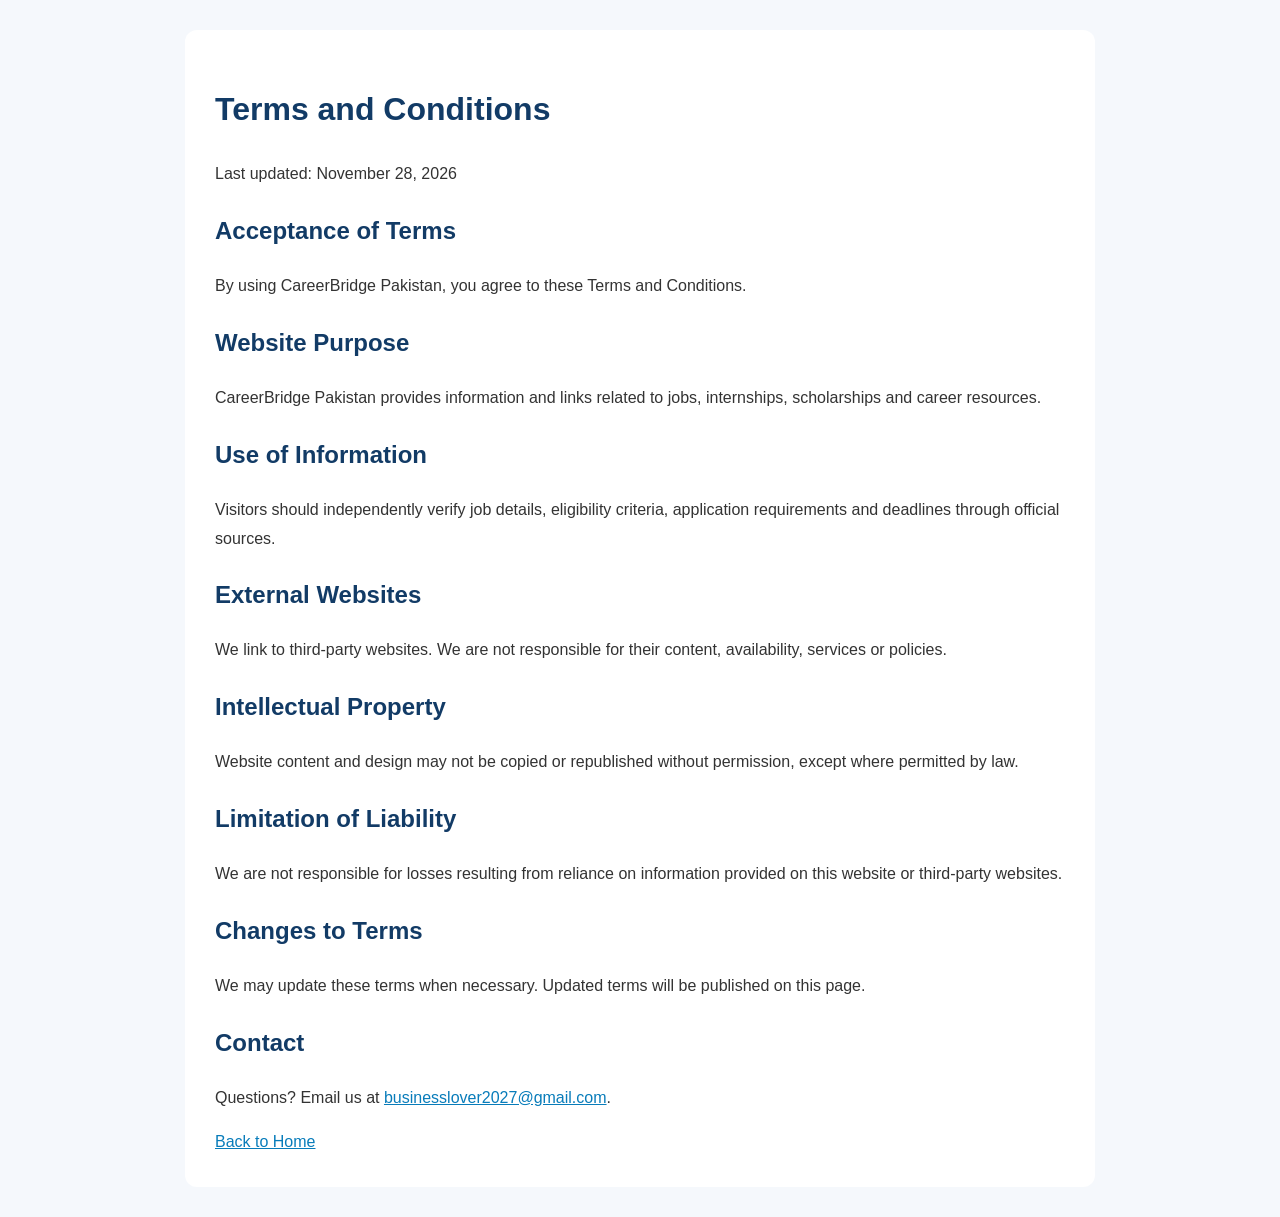
<file: terms.html>
<!DOCTYPE html>
<html lang="en">
<head>
    <meta charset="UTF-8">
    <meta name="viewport" content="width=device-width, initial-scale=1.0">
    <title>Terms and Conditions | CareerBridge Pakistan</title>
    <style>
        body {
            font-family: Arial, sans-serif;
            background: #f5f8fc;
            color: #333;
            line-height: 1.8;
            margin: 0;
            padding: 30px 15px;
        }
        main {
            max-width: 850px;
            margin: auto;
            background: white;
            padding: 30px;
            border-radius: 12px;
        }
        h1, h2 { color: #123b66; }
        a { color: #087cba; }
    </style>
</head>
<body>
<main>
    <h1>Terms and Conditions</h1>
    <p>Last updated: November 28, 2026</p>

    <h2>Acceptance of Terms</h2>
    <p>By using CareerBridge Pakistan, you agree to these Terms and Conditions.</p>

    <h2>Website Purpose</h2>
    <p>CareerBridge Pakistan provides information and links related to jobs, internships, scholarships and career resources.</p>

    <h2>Use of Information</h2>
    <p>Visitors should independently verify job details, eligibility criteria, application requirements and deadlines through official sources.</p>

    <h2>External Websites</h2>
    <p>We link to third-party websites. We are not responsible for their content, availability, services or policies.</p>

    <h2>Intellectual Property</h2>
    <p>Website content and design may not be copied or republished without permission, except where permitted by law.</p>

    <h2>Limitation of Liability</h2>
    <p>We are not responsible for losses resulting from reliance on information provided on this website or third-party websites.</p>

    <h2>Changes to Terms</h2>
    <p>We may update these terms when necessary. Updated terms will be published on this page.</p>

    <h2>Contact</h2>
    <p>Questions? Email us at
    <a href="mailto:businesslover2027@gmail.com">businesslover2027@gmail.com</a>.</p>

    <a href="index.html">Back to Home</a>
</main>
</body>
</html>
</file>
<file: style.css>
/* =====================================
   CAREERBRIDGE PAKISTAN
   PROFESSIONAL WEBSITE DESIGN
===================================== */

* {
    margin: 0;
    padding: 0;
    box-sizing: border-box;
}

html {
    scroll-behavior: smooth;
}

body {
    font-family: Arial, Helvetica, sans-serif;
    background: #f6f8fd;
    color: #344054;
    line-height: 1.7;
}

a {
    text-decoration: none;
}

.container {
    width: 90%;
    max-width: 1180px;
    margin: auto;
}

/* NAVIGATION */

.navbar {
    background: #ffffff;
    padding: 17px 0;
    box-shadow: 0 3px 18px rgba(40, 55, 90, 0.07);
    position: sticky;
    top: 0;
    z-index: 100;
}

.navbar .container {
    display: flex;
    align-items: center;
    justify-content: space-between;
    gap: 20px;
}

.logo {
    color: #354879;
    font-size: 25px;
    font-weight: 800;
    white-space: nowrap;
}

.logo span {
    color: #8b83df;
}

.nav-links {
    display: flex;
    align-items: center;
    list-style: none;
    gap: 19px;
}

.nav-links a {
    color: #4b5875;
    font-size: 14px;
    font-weight: 600;
}

.nav-links a:hover {
    color: #8176d5;
}

.nav-buttons {
    display: flex;
    gap: 10px;
}

.menu-toggle {
    display: none;
    border: none;
    background: #efedff;
    color: #514c9a;
    padding: 9px 13px;
    border-radius: 8px;
    font-size: 22px;
}

/* BUTTONS */

.btn {
    display: inline-block;
    padding: 11px 21px;
    border-radius: 9px;
    font-size: 14px;
    font-weight: 700;
    cursor: pointer;
    border: 1px solid transparent;
    transition: 0.25s;
}

.btn-primary {
    background: #8178d5;
    color: white;
}

.btn-primary:hover {
    background: #6d63bd;
    transform: translateY(-2px);
}

.btn-outline {
    background: white;
    color: #756cc6;
    border-color: #d9d5f4;
}

.btn-outline:hover {
    background: #f0efff;
}

/* HERO WITH PHOTO */

.hero {
    padding: 105px 0;
    background:
        linear-gradient(90deg,
        rgba(25, 43, 79, 0.91),
        rgba(48, 66, 112, 0.72),
        rgba(70, 89, 132, 0.30)),
        url("https://images.unsplash.com/photo-1521737711867-e3b97375f902?auto=format&fit=crop&w=1800&q=85");

    background-size: cover;
    background-position: center;
    color: white;
}

.hero .container {
    text-align: left;
}

.hero h1 {
    max-width: 720px;
    color: white;
    font-size: clamp(34px, 5vw, 55px);
    line-height: 1.2;
    margin-bottom: 22px;
}

.hero h1 span {
    color: #c9c4ff;
}

.hero p {
    max-width: 650px;
    color: #f0f2fa;
    font-size: 17px;
    margin-bottom: 28px;
}

.hero-buttons {
    display: flex;
    flex-wrap: wrap;
    gap: 13px;
}

.hero-buttons .btn-outline {
    background: rgba(255,255,255,0.95);
}

/* SEARCH BAR */

.search-section {
    position: relative;
    z-index: 2;
    margin-top: -38px;
}

.search-box {
    background: white;
    padding: 23px;
    border-radius: 15px;
    display: grid;
    grid-template-columns: 1.3fr 1fr 1fr auto;
    gap: 13px;
    box-shadow: 0 10px 35px rgba(40, 55, 90, 0.12);
}

.search-box input,
.search-box select {
    min-width: 0;
}

input,
select,
textarea {
    width: 100%;
    padding: 13px 14px;
    border: 1px solid #e0e5ef;
    border-radius: 8px;
    background: #fbfcff;
    color: #344054;
    font-size: 14px;
    font-family: inherit;
}

input:focus,
select:focus,
textarea:focus {
    outline: none;
    border-color: #9188dc;
    box-shadow: 0 0 0 3px #eeedff;
}

/* GENERAL SECTIONS */

.section {
    padding: 65px 0;
}

.section-title {
    text-align: center;
    margin-bottom: 36px;
}

.section-title h2 {
    color: #354879;
    font-size: 32px;
    margin-bottom: 9px;
}

.section-title p {
    color: #7b8499;
}

/* CATEGORIES */

.category-grid {
    display: grid;
    grid-template-columns: repeat(3, 1fr);
    gap: 22px;
}

.card {
    background: white;
    border: 1px solid #e9edf5;
    border-radius: 15px;
    padding: 27px;
    box-shadow: 0 5px 18px rgba(40,55,90,0.045);
    transition: 0.25s;
}

.category-card:hover,
.job-card:hover,
.internship-card:hover,
.scholarship-card:hover,
.resource-card:hover {
    transform: translateY(-5px);
    box-shadow: 0 12px 28px rgba(55, 68, 110, 0.11);
}

.card-icon {
    width: 55px;
    height: 55px;
    display: flex;
    align-items: center;
    justify-content: center;
    background: #efedff;
    border-radius: 13px;
    font-size: 27px;
    margin-bottom: 17px;
}

.category-card:nth-child(2) .card-icon {
    background: #e5f5ff;
}

.category-card:nth-child(3) .card-icon {
    background: #fceefa;
}

.category-card:nth-child(4) .card-icon {
    background: #fff2e6;
}

.category-card:nth-child(5) .card-icon {
    background: #e6f8f1;
}

.category-card:nth-child(6) .card-icon {
    background: #fff8dc;
}

.category-card h3,
.job-card h3,
.internship-card h3,
.scholarship-card h3,
.resource-card h3 {
    color: #354879;
    font-size: 19px;
    margin-bottom: 9px;
}

.category-card p,
.job-card p,
.internship-card p,
.scholarship-card p,
.resource-card p {
    color: #7b8499;
    font-size: 14px;
}

/* JOB CARDS */

.jobs-grid {
    display: grid;
    grid-template-columns: repeat(3, 1fr);
    gap: 22px;
}

.job-card,
.internship-card,
.scholarship-card,
.resource-card {
    background: white;
    border: 1px solid #e9edf5;
    border-radius: 15px;
    padding: 27px;
    box-shadow: 0 5px 18px rgba(40,55,90,0.045);
    transition: 0.25s;
}

.job-card h3 {
    margin-top: 15px;
}

.job-company {
    font-weight: bold;
    color: #7a79bb !important;
}

.job-details {
    display: flex;
    flex-wrap: wrap;
    gap: 12px;
    margin: 17px 0;
    color: #737e93;
    font-size: 13px;
}

.job-card .btn {
    margin-top: 18px;
}

.job-tag {
    display: inline-block;
    background: #efedff;
    color: #7469c5;
    padding: 5px 11px;
    border-radius: 20px;
    font-size: 11px;
    font-weight: bold;
}

/* INTERNSHIPS */

.internship-grid,
.scholarship-grid,
.resource-grid {
    display: grid;
    grid-template-columns: repeat(3, 1fr);
    gap: 22px;
}

.internship-card .job-tag {
    margin-top: 17px;
}

.internship-card h3,
.scholarship-card h3 {
    margin-bottom: 12px;
}

.scholarship-card .btn {
    margin-top: 18px;
}

/* CV BUILDER */

.cv-builder {
    max-width: 950px;
    margin: auto;
    padding: 30px;
    background: #f7f7ff;
    border: 1px solid #e7e5fa;
    border-radius: 17px;
}

.cv-form {
    display: grid;
    grid-template-columns: 1fr 1fr;
    gap: 19px;
}

.form-group {
    text-align: left;
}

.form-group label {
    display: block;
    color: #4a5675;
    font-size: 14px;
    font-weight: bold;
    margin-bottom: 7px;
}

.full-width {
    grid-column: 1 / -1;
}

.cv-form textarea {
    min-height: 100px;
    resize: vertical;
}

.cv-preview {
    background: white;
    border: 1px solid #e3e6ef;
    padding: 30px;
    margin: 25px 0;
    border-radius: 12px;
    text-align: left;
    min-height: 120px;
}

.cv-preview h2 {
    color: #354879;
}

#printCV {
    margin-top: 8px;
}

/* OFFICIAL RESOURCES */

.official-resources {
    background: #edf0ff;
    padding: 70px 20px;
    margin-top: 40px;
}

.section-heading {
    text-align: center;
    margin-bottom: 35px;
}

.section-heading h2 {
    color: #354879;
    font-size: 32px;
}

.section-heading p {
    color: #7b8499;
}

.resources-grid {
    display: grid;
    grid-template-columns: repeat(4, 1fr);
    gap: 20px;
    max-width: 1150px;
    margin: auto;
}

.resource-card {
    text-align: left;
    background: white;
}

.resource-card:nth-child(even) {
    background: #fdfcff;
}

.resource-card a {
    display: inline-block;
    margin-top: 15px;
    color: #7469c5;
    font-weight: bold;
    font-size: 13px;
}

/* ABOUT */

.about-section {
    background: #eaf7f7;
    border-radius: 18px;
    margin-bottom: 60px;
}

.about-content {
    max-width: 750px;
    margin: auto;
    text-align: center;
}

.about-content h2 {
    color: #354879;
    margin-bottom: 18px;
    font-size: 30px;
}

.about-content p {
    color: #68768d;
    margin-bottom: 12px;
}

/* APPLICATION MODAL */

.modal {
    display: none;
    position: fixed;
    inset: 0;
    z-index: 200;
    background: rgba(25, 35, 65, 0.65);
    padding: 20px;
    align-items: center;
    justify-content: center;
}

.modal-content {
    position: relative;
    width: 100%;
    max-width: 480px;
    background: white;
    padding: 35px;
    border-radius: 16px;
    text-align: left;
    box-shadow: 0 15px 40px rgba(0,0,0,0.15);
}

.modal-content h2 {
    color: #354879;
    margin-bottom: 10px;
}

.modal-close {
    position: absolute;
    right: 15px;
    top: 10px;
    background: #efedff;
    color: #514c9a;
    border: none;
    border-radius: 7px;
    padding: 4px 11px;
    font-size: 25px;
    cursor: pointer;
}

/* FOOTER */

.footer {
    background: #29395f;
    color: white;
    padding: 55px 0 20px;
}

.footer-grid {
    display: grid;
    grid-template-columns: 2fr 1fr 1fr;
    gap: 35px;
    text-align: left;
}

.footer h3,
.footer h4 {
    color: white;
    margin-bottom: 13px;
}

.footer p {
    color: #d8dff0;
    font-size: 14px;
}

.footer-links {
    list-style: none;
}

.footer-links li {
    margin-bottom: 9px;
}

.footer-links a {
    color: #d8dff0;
    font-size: 14px;
}

.footer-links a:hover {
    color: #c9c4ff;
}

.footer-bottom {
    border-top: 1px solid rgba(255,255,255,0.16);
    margin-top: 35px;
    padding-top: 18px;
    text-align: center;
}

/* RESPONSIVE DESIGN */

@media (max-width: 950px) {
    .navbar .container {
        flex-wrap: wrap;
    }

    .nav-links {
        gap: 11px;
    }

    .resources-grid {
        grid-template-columns: repeat(2, 1fr);
    }

    .category-grid,
    .jobs-grid,
    .internship-grid,
    .scholarship-grid,
    .resource-grid {
        grid-template-columns: repeat(2, 1fr);
    }
}

@media (max-width: 650px) {
    .navbar .container {
        justify-content: space-between;
    }

    .menu-toggle {
        display: block;
    }

    .navbar nav {
        display: none;
        width: 100%;
    }

    .navbar nav.active {
        display: block;
    }

    .nav-links {
        flex-direction: column;
        padding: 15px 0;
    }

    .nav-buttons {
        width: 100%;
        justify-content: center;
    }

    .hero {
        padding: 70px 0;
        background-position: center;
    }

    .hero .container {
        text-align: center;
    }

    .hero h1 {
        font-size: 35px;
    }

    .hero-buttons {
        justify-content: center;
    }

    .search-section {
        margin-top: 20px;
    }

    .search-box {
        grid-template-columns: 1fr;
    }

    .category-grid,
    .jobs-grid,
    .internship-grid,
    .scholarship-grid,
    .resource-grid,
    .resources-grid,
    .cv-form,
    .footer-grid {
        grid-template-columns: 1fr;
    }

    .cv-builder {
        padding: 18px;
    }

    .full-width {
        grid-column: auto;
    }

    .section {
        padding: 40px 0;
    }

    .section-title h2,
    .section-heading h2 {
        font-size: 26px;
    }

    .footer-grid {
        text-align: center;
    }
}

/* PRINT CV */

@media print {
    body * {
        visibility: hidden;
    }

    #cvPreview,
    #cvPreview * {
        visibility: visible;
    }

    #cvPreview {
        position: absolute;
        left: 0;
        top: 0;
        width: 100%;
        border: none;
    }
}
</file>
